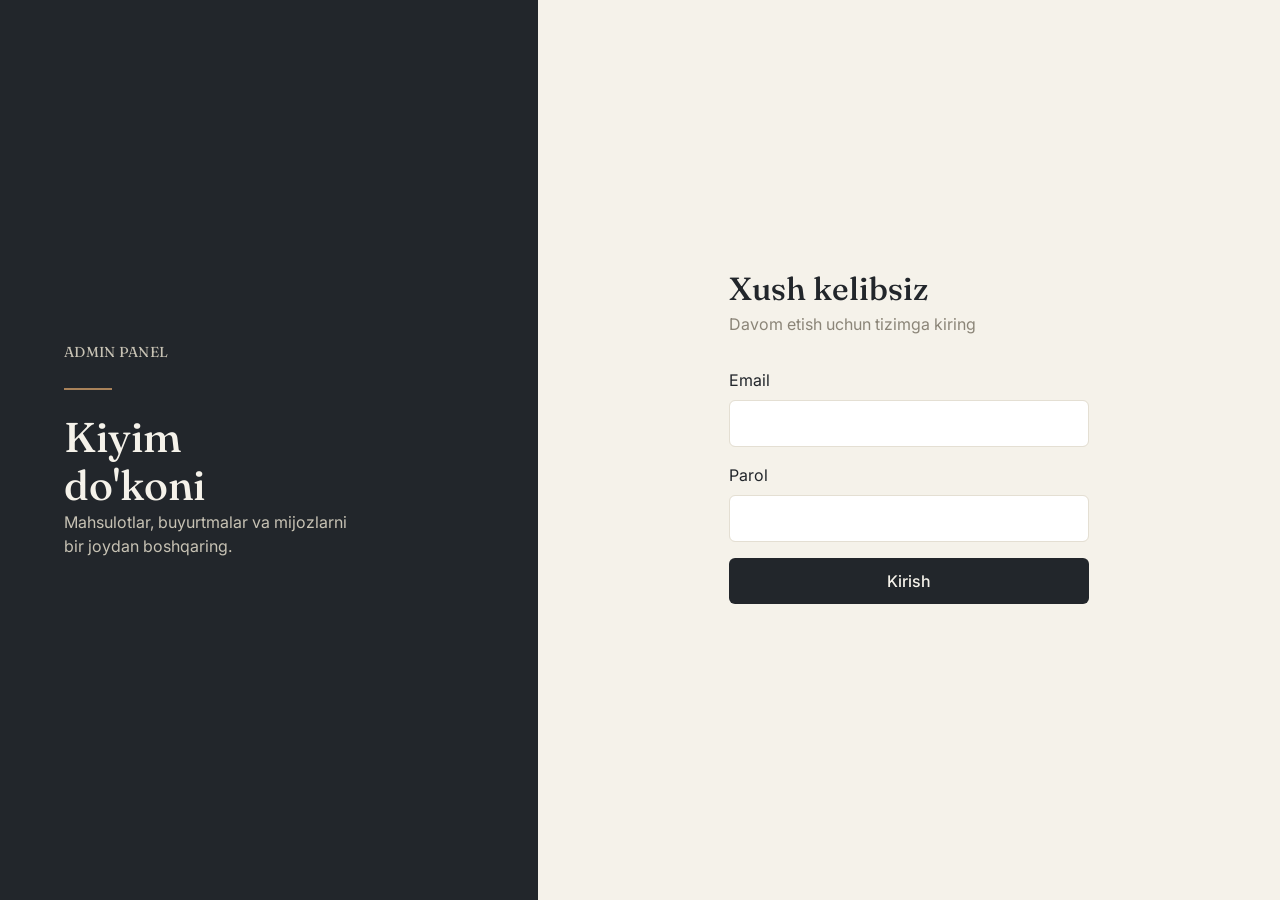
<file: frontend/index.html>
<!DOCTYPE html>
<html lang="uz">
<head>
  <meta charset="UTF-8">
  <meta name="viewport" content="width=device-width, initial-scale=1">
  <title>Kirish | Kiyim do'koni</title>
  <link href="https://cdn.jsdelivr.net/npm/bootstrap@5.3.3/dist/css/bootstrap.min.css" rel="stylesheet">
  <link rel="stylesheet" href="css/style.css">
</head>
<body>
  <div class="login-shell">
    <div class="login-side">
      <span class="brand-serif" style="letter-spacing:0.02em; color:#C7C2B4; font-size:0.9rem;">ADMIN PANEL</span>
      <div class="rule"></div>
      <h1>Kiyim<br>do'koni</h1>
      <p>Mahsulotlar, buyurtmalar va mijozlarni bir joydan boshqaring.</p>
    </div>

    <div class="login-form-side">
      <div class="login-form-wrap">
        <h2>Xush kelibsiz</h2>
        <p class="sub">Davom etish uchun tizimga kiring</p>

        <div id="error" class="alert alert-danger d-none"></div>
        <div id="lockBox" class="alert alert-warning d-none"></div>

        <form id="loginForm">
          <div class="mb-3">
            <label for="email" class="form-label">Email</label>
            <input type="email" class="form-control" id="email" autocomplete="username" required>
          </div>
          <div class="mb-3">
            <label for="password" class="form-label">Parol</label>
            <input type="password" class="form-control" id="password" autocomplete="current-password" required>
          </div>
          <button type="submit" class="btn btn-ink w-100" id="loginBtn">Kirish</button>
          <div id="attempts" class="attempts"></div>
        </form>
      </div>
    </div>
  </div>

  <script src="js/api.js"></script>
  <script>
    // ----- Urinishlarni cheklash: 3 marta xato -> 30 soniya blok -----
    const MAX_ATTEMPTS = 3;
    const LOCK_SECONDS = 30;
    const GUARD_KEY = "loginGuard";

    const form = document.getElementById("loginForm");
    const errorBox = document.getElementById("error");
    const lockBox = document.getElementById("lockBox");
    const attemptsEl = document.getElementById("attempts");
    const btn = document.getElementById("loginBtn");

    let timer = null;

    // Holat localStorage'da saqlanadi, shuning uchun sahifani yangilash blokni olib tashlamaydi
    function readGuard() {
      try {
        const g = JSON.parse(localStorage.getItem(GUARD_KEY));
        return { fails: (g && g.fails) || 0, lockUntil: (g && g.lockUntil) || 0 };
      } catch (e) {
        return { fails: 0, lockUntil: 0 };
      }
    }

    function saveGuard(g) {
      localStorage.setItem(GUARD_KEY, JSON.stringify(g));
    }

    function secondsLeft() {
      return Math.ceil((readGuard().lockUntil - Date.now()) / 1000);
    }

    function renderGuard() {
      const left = secondsLeft();

      if (left > 0) {
        btn.disabled = true;
        btn.textContent = `Bloklangan (${left} s)`;
        lockBox.textContent =
          `Parol ${MAX_ATTEMPTS} marta noto'g'ri kiritildi. ${left} soniyadan keyin qayta urinib ko'ring.`;
        lockBox.classList.remove("d-none");
        attemptsEl.textContent = `Noto'g'ri urinishlar: ${MAX_ATTEMPTS}/${MAX_ATTEMPTS}`;
        if (!timer) timer = setInterval(renderGuard, 1000);
        return;
      }

      // Blok tugadi (yoki umuman bo'lmagan)
      if (timer) { clearInterval(timer); timer = null; }
      if (readGuard().lockUntil) saveGuard({ fails: 0, lockUntil: 0 });

      btn.disabled = false;
      btn.textContent = "Kirish";
      lockBox.classList.add("d-none");
      const fails = readGuard().fails;
      attemptsEl.textContent = fails > 0 ? `Noto'g'ri urinishlar: ${fails}/${MAX_ATTEMPTS}` : "";
    }

    form.addEventListener("submit", async (e) => {
      e.preventDefault();
      if (secondsLeft() > 0) return; // bloklangan paytda yuborilmaydi

      errorBox.classList.add("d-none");
      btn.disabled = true;
      btn.textContent = "Kutilmoqda...";

      try {
        await login(
          document.getElementById("email").value,
          document.getElementById("password").value
        );
        localStorage.removeItem(GUARD_KEY);
        window.location.href = "dashboard.html";
        return;
      } catch (err) {
        const networkError = err instanceof TypeError; // server bilan aloqa yo'q
        errorBox.textContent = networkError
          ? "Serverga ulanib bo'lmadi. Bir ozdan keyin qayta urinib ko'ring (server uyg'onayotgan bo'lishi mumkin)."
          : err.message;
        errorBox.classList.remove("d-none");

        // Faqat haqiqiy noto'g'ri login/parol urinishlari hisoblanadi
        if (!networkError) {
          const g = readGuard();
          g.fails += 1;
          if (g.fails >= MAX_ATTEMPTS) g.lockUntil = Date.now() + LOCK_SECONDS * 1000;
          saveGuard(g);
        }
      }
      renderGuard();
    });

    renderGuard(); // sahifa ochilganda joriy holatni ko'rsatish
  </script>
</body>
</html>
</file>
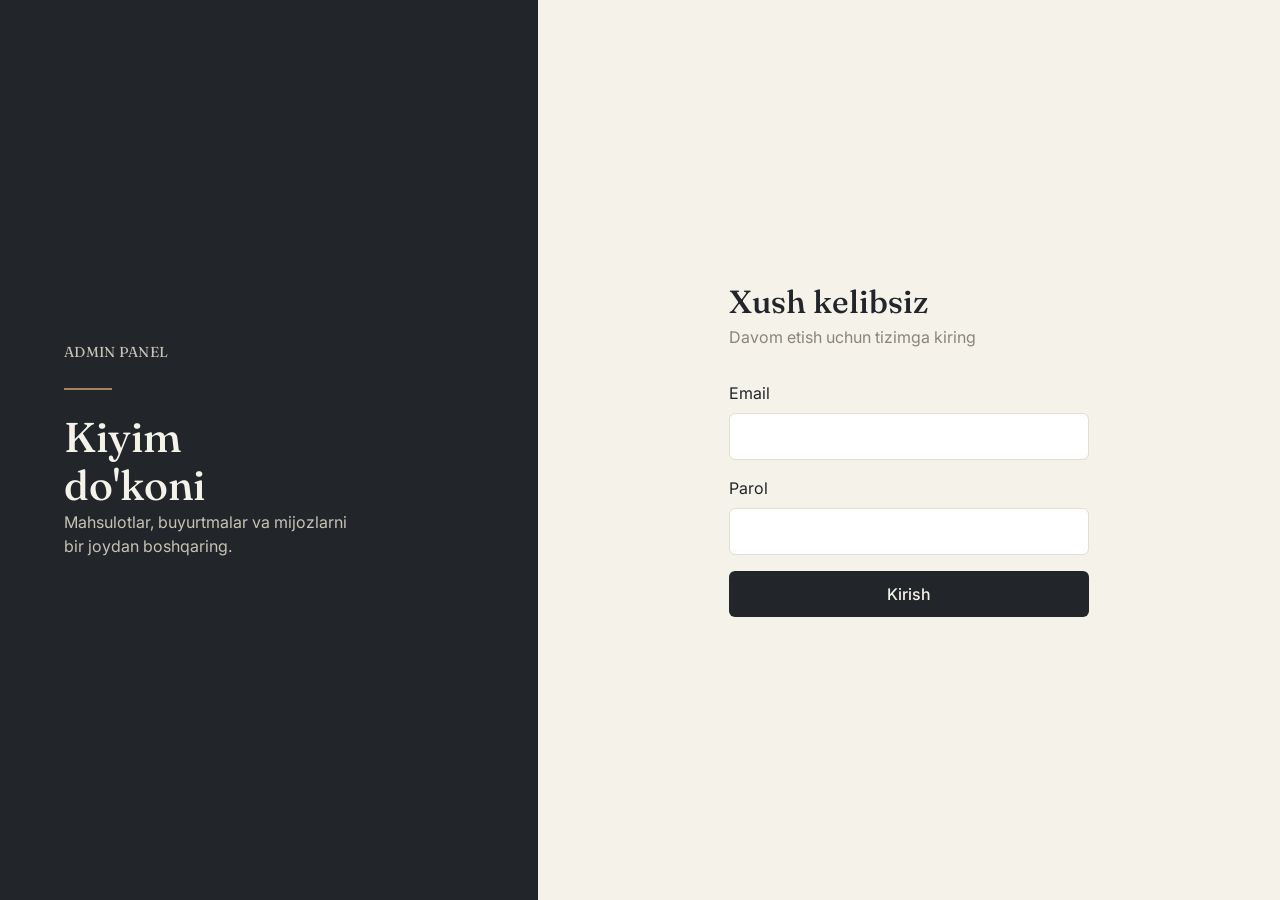
<file: backend/frontend/index.html>
<!DOCTYPE html>
<html lang="uz">
<head>
  <meta charset="UTF-8">
  <meta name="viewport" content="width=device-width, initial-scale=1">
  <title>Kirish | Kiyim do'koni</title>
  <link href="https://cdn.jsdelivr.net/npm/bootstrap@5.3.3/dist/css/bootstrap.min.css" rel="stylesheet">
  <link rel="stylesheet" href="css/style.css">
</head>
<body>
  <div class="login-shell">
    <div class="login-side">
      <span class="brand-serif" style="letter-spacing:0.02em; color:#C7C2B4; font-size:0.9rem;">ADMIN PANEL</span>
      <div class="rule"></div>
      <h1>Kiyim<br>do'koni</h1>
      <p>Mahsulotlar, buyurtmalar va mijozlarni bir joydan boshqaring.</p>
    </div>

    <div class="login-form-side">
      <div class="login-form-wrap">
        <h2>Xush kelibsiz</h2>
        <p class="sub">Davom etish uchun tizimga kiring</p>

        <div id="error" class="alert alert-danger d-none"></div>

        <form id="loginForm">
          <div class="mb-3">
            <label for="email" class="form-label">Email</label>
            <input type="email" class="form-control" id="email" required>
          </div>
          <div class="mb-3">
            <label for="password" class="form-label">Parol</label>
            <input type="password" class="form-control" id="password" required>
          </div>
          <button type="submit" class="btn btn-ink w-100" id="loginBtn">Kirish</button>
        </form>
      </div>
    </div>
  </div>

  <script src="js/api.js"></script>
  <script>
    const form = document.getElementById("loginForm");
    const errorBox = document.getElementById("error");
    const btn = document.getElementById("loginBtn");

    form.addEventListener("submit", async (e) => {
      e.preventDefault();
      errorBox.classList.add("d-none");
      btn.disabled = true;
      btn.textContent = "Kutilmoqda...";

      try {
        await login(
          document.getElementById("email").value,
          document.getElementById("password").value
        );
        window.location.href = "dashboard.html";
      } catch (err) {
        errorBox.textContent = err.message;
        errorBox.classList.remove("d-none");
      } finally {
        btn.disabled = false;
        btn.textContent = "Kirish";
      }
    });
  </script>
</body>
</html>
</file>
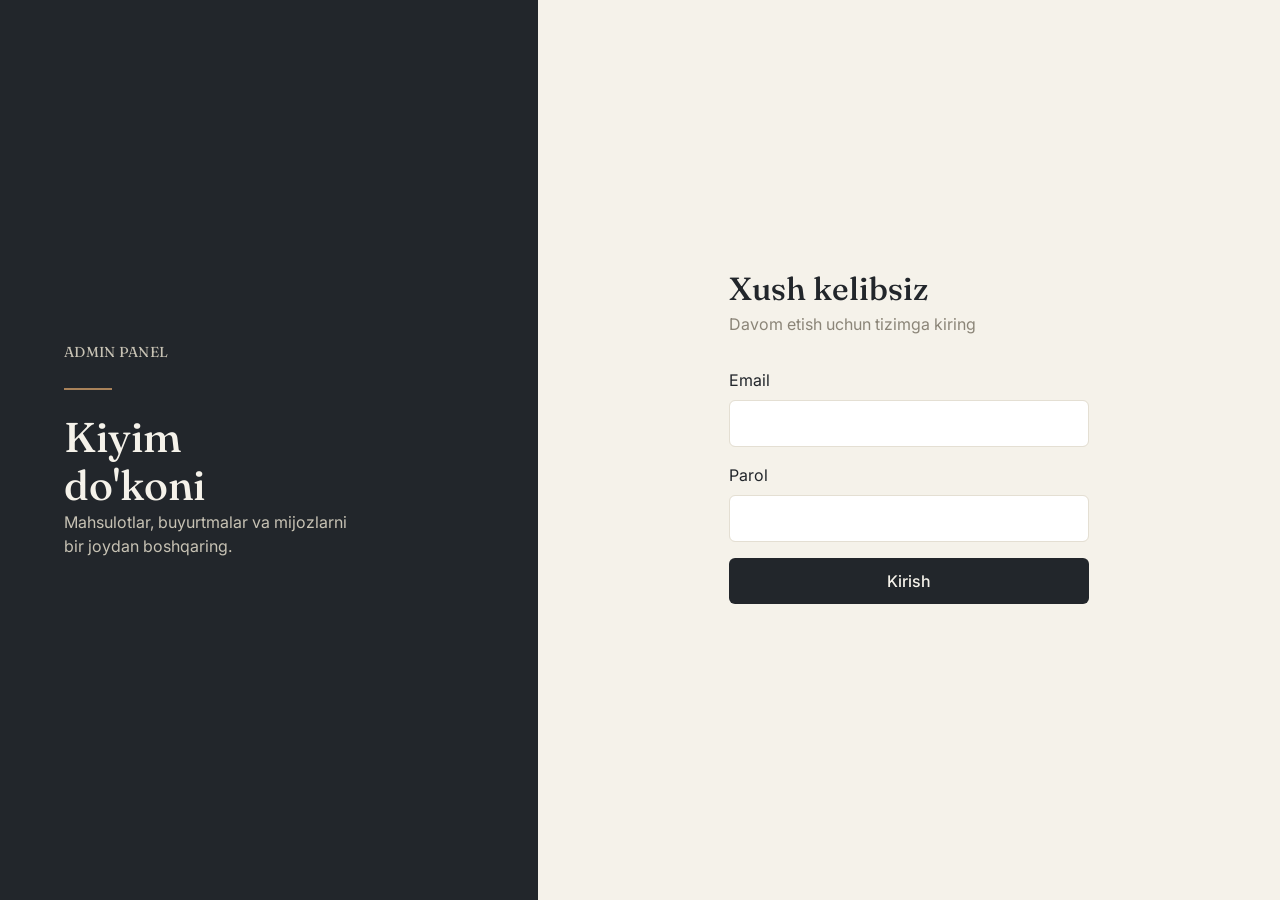
<file: frontend/products.html>
<!DOCTYPE html>
<html lang="uz">
<head>
  <meta charset="UTF-8">
  <meta name="viewport" content="width=device-width, initial-scale=1">
  <title>Mahsulotlar | Kiyim do'koni</title>
  <link href="https://cdn.jsdelivr.net/npm/bootstrap@5.3.3/dist/css/bootstrap.min.css" rel="stylesheet">
  <link rel="stylesheet" href="css/style.css">
</head>
<body>
  <nav class="app-nav">
    <div class="container-fluid px-4 d-flex align-items-center justify-content-between flex-wrap">
      <a class="brand-serif" href="dashboard.html">Kiyim do'koni</a>
      <div class="d-flex align-items-center gap-2 mt-2 mt-md-0">
        <a class="nav-link" href="dashboard.html">Bosh sahifa</a>
        <a class="nav-link active" href="products.html">Mahsulotlar</a>
        <a class="nav-link" href="orders.html">Buyurtmalar</a>
        <a class="nav-link" href="customers.html">Mijozlar</a>
        <a class="nav-link" href="employees.html">Xodimlar</a>
        <button class="btn-logout" onclick="logout()">Chiqish</button>
      </div>
    </div>
  </nav>

  <div class="container my-4">
    <div class="page-header d-flex justify-content-between align-items-center mb-3">
      <h4>Mahsulotlar</h4>
      <button class="btn-gold" onclick="openProductModal()">+ Mahsulot qo'shish</button>
    </div>

    <div class="row g-2 mb-3">
      <div class="col-12 col-md-5">
        <input type="text" id="searchInput" class="form-control" placeholder="Mahsulot nomi bo'yicha qidirish...">
      </div>
      <div class="col-6 col-md-3">
        <select id="categoryFilter" class="form-select">
          <option value="">Barcha kategoriyalar</option>
        </select>
      </div>
      <div class="col-6 col-md-2">
        <button class="btn btn-outline-dark w-100" onclick="loadProducts()">Qidirish</button>
      </div>
    </div>

    <div id="errorBox" class="alert alert-danger d-none"></div>

    <div class="data-panel">
      <div class="table-responsive">
        <table class="table data-table">
          <thead>
            <tr>
              <th>Nomi</th>
              <th>Kategoriya</th>
              <th>Brend</th>
              <th>Narxi</th>
              <th>Holati</th>
              <th></th>
            </tr>
          </thead>
          <tbody id="productsBody">
            <tr><td colspan="6" class="text-center text-muted py-4">Yuklanmoqda...</td></tr>
          </tbody>
        </table>
      </div>
    </div>
    <div class="modal fade" id="productModal" tabindex="-1">
  <div class="modal-dialog modal-lg modal-dialog-centered">
    <div class="modal-content product-modal">
      <div class="modal-header">
        <h5 class="modal-title brand-serif" id="productModalTitle">Yangi mahsulot</h5>
        <button type="button" class="btn-close" data-bs-dismiss="modal"></button>
      </div>
      <div class="modal-body">
        <div id="modalError" class="alert alert-danger d-none"></div>
        <form id="productForm">
          <input type="hidden" id="productId">
          <div class="row g-3">
            <div class="col-12 text-center">
              <img id="pImagePreview" src="" alt="" class="product-image-preview d-none">
              <div class="mb-2">
                <label class="btn-edit" for="pImageInput" style="cursor: pointer; display: inline-block;">
                  📷 Rasm tanlash
                </label>
                <input type="file" id="pImageInput" accept="image/*" class="d-none">
              </div>
              <div id="imageUploadStatus" class="text-muted small"></div>
            </div>
            <div class="col-md-8">
              <label class="form-label">Nomi</label>
              <input type="text" class="form-control" id="pName" required>
            </div>
            <div class="col-md-4">
              <label class="form-label">Narxi (so'm)</label>
              <input type="number" class="form-control" id="pPrice" min="0" step="1000" required>
            </div>
            <div class="col-12">
              <label class="form-label">Tavsif</label>
              <textarea class="form-control" id="pDescription" rows="2"></textarea>
            </div>
            <div class="col-md-6">
              <label class="form-label">Kategoriya</label>
              <select class="form-select" id="pCategory" required></select>
            </div>
            <div class="col-md-6">
              <label class="form-label">Brend</label>
              <select class="form-select" id="pBrand"><option value="">Brendsiz</option></select>
            </div>
            <div class="col-12">
              <div class="form-check form-switch">
                <input class="form-check-input" type="checkbox" id="pActive" checked>
                <label class="form-check-label" for="pActive">Sotuvda (faol)</label>
              </div>
            </div>
          </div>

          <hr class="my-4">

          <div class="d-flex justify-content-between align-items-center mb-2">
            <h6 class="brand-serif mb-0">Variantlar</h6>
            <button type="button" class="btn-edit" id="addVariantRow">+ Variant</button>
          </div>
          <div class="table-responsive">
            <table class="table variant-table align-middle">
              <thead>
                <tr>
                  <th>O'lcham</th>
                  <th>Rang</th>
                  <th>Ombor</th>
                  <th>SKU</th>
                  <th></th>
                </tr>
              </thead>
              <tbody id="variantRows"></tbody>
            </table>
          </div>
        </form>
      </div>
      <div class="modal-footer">
        <button type="button" class="btn btn-outline-secondary" data-bs-dismiss="modal">Bekor qilish</button>
        <button type="button" class="btn-gold" id="saveProductBtn">Saqlash</button>
      </div>
    </div>
  </div>
</div>
  </div>
  <script src="https://cdn.jsdelivr.net/npm/bootstrap@5.3.3/dist/js/bootstrap.bundle.min.js"></script>
  <script src="js/api.js"></script>
  <script src="js/products.js"></script>
</body>
</html>
</file>
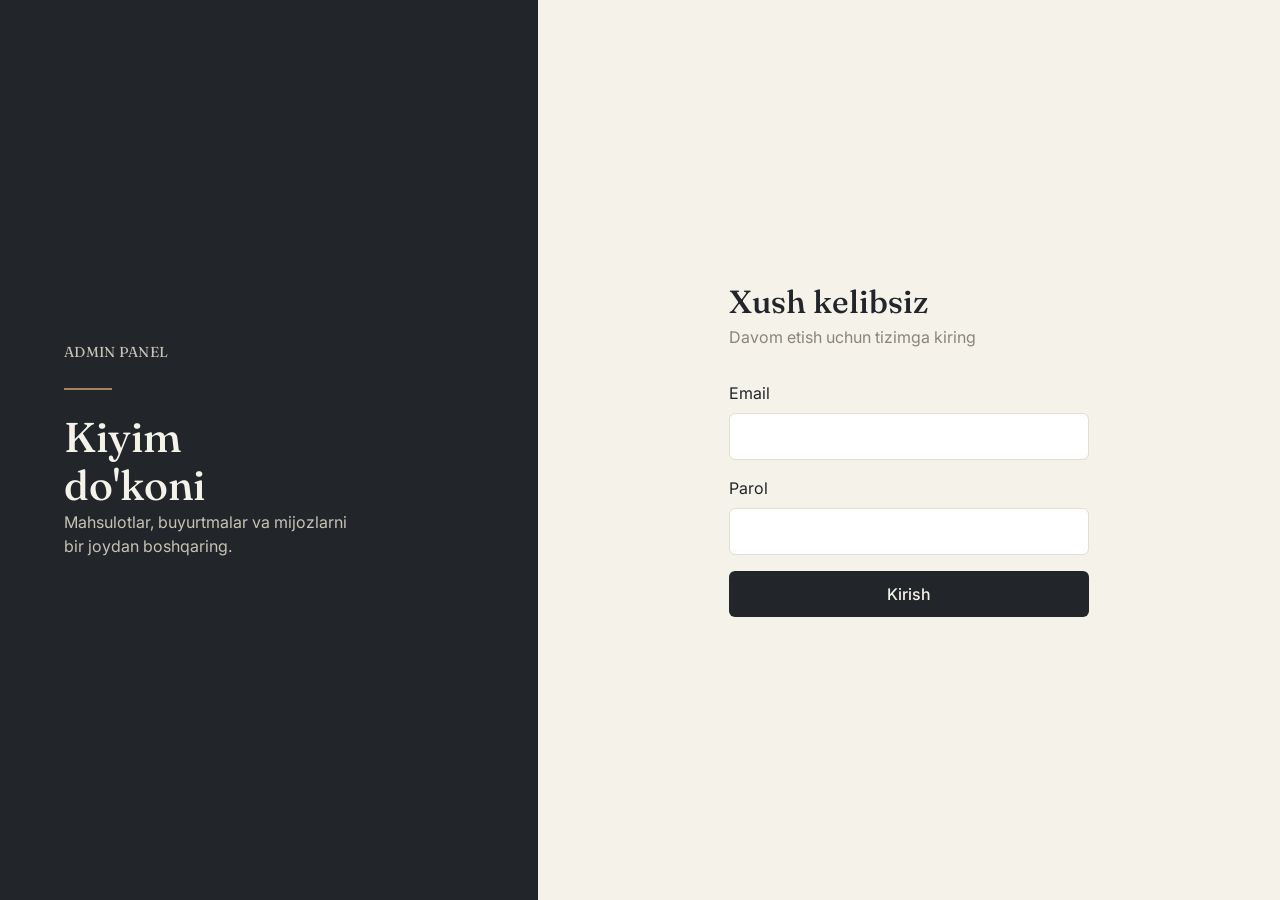
<file: backend/frontend/products.html>
<!DOCTYPE html>
<html lang="uz">
<head>
  <meta charset="UTF-8">
  <meta name="viewport" content="width=device-width, initial-scale=1">
  <title>Mahsulotlar | Kiyim do'koni</title>
  <link href="https://cdn.jsdelivr.net/npm/bootstrap@5.3.3/dist/css/bootstrap.min.css" rel="stylesheet">
  <link rel="stylesheet" href="css/style.css">
</head>
<body>
  <nav class="app-nav">
    <div class="container-fluid px-4 d-flex align-items-center justify-content-between flex-wrap">
      <a class="brand-serif" href="dashboard.html">Kiyim do'koni</a>
      <div class="d-flex align-items-center gap-2 mt-2 mt-md-0">
        <a class="nav-link" href="dashboard.html">Bosh sahifa</a>
        <a class="nav-link active" href="products.html">Mahsulotlar</a>
        <a class="nav-link" href="orders.html">Buyurtmalar</a>
        <a class="nav-link" href="customers.html">Mijozlar</a>
        <button class="btn-logout" onclick="logout()">Chiqish</button>
      </div>
    </div>
  </nav>

  <div class="container my-4">
    <div class="page-header d-flex justify-content-between align-items-center mb-3">
      <h4>Mahsulotlar</h4>
      <button class="btn-gold" onclick="openProductModal()">+ Mahsulot qo'shish</button>
    </div>

    <div class="row g-2 mb-3">
      <div class="col-12 col-md-5">
        <input type="text" id="searchInput" class="form-control" placeholder="Mahsulot nomi bo'yicha qidirish...">
      </div>
      <div class="col-6 col-md-3">
        <select id="categoryFilter" class="form-select">
          <option value="">Barcha kategoriyalar</option>
        </select>
      </div>
      <div class="col-6 col-md-2">
        <button class="btn btn-outline-dark w-100" onclick="loadProducts()">Qidirish</button>
      </div>
    </div>

    <div id="errorBox" class="alert alert-danger d-none"></div>

    <div class="data-panel">
      <div class="table-responsive">
        <table class="table data-table">
          <thead>
            <tr>
              <th>Nomi</th>
              <th>Kategoriya</th>
              <th>Brend</th>
              <th>Narxi</th>
              <th>Holati</th>
              <th></th>
            </tr>
          </thead>
          <tbody id="productsBody">
            <tr><td colspan="6" class="text-center text-muted py-4">Yuklanmoqda...</td></tr>
          </tbody>
        </table>
      </div>
    </div>
    <div class="modal fade" id="productModal" tabindex="-1">
  <div class="modal-dialog modal-lg modal-dialog-centered">
    <div class="modal-content product-modal">
      <div class="modal-header">
        <h5 class="modal-title brand-serif" id="productModalTitle">Yangi mahsulot</h5>
        <button type="button" class="btn-close" data-bs-dismiss="modal"></button>
      </div>
      <div class="modal-body">
        <div id="modalError" class="alert alert-danger d-none"></div>
        <form id="productForm">
          <input type="hidden" id="productId">
          <div class="row g-3">
            <div class="col-md-8">
              <label class="form-label">Nomi</label>
              <input type="text" class="form-control" id="pName" required>
            </div>
            <div class="col-md-4">
              <label class="form-label">Narxi (so'm)</label>
              <input type="number" class="form-control" id="pPrice" min="0" step="1000" required>
            </div>
            <div class="col-12">
              <label class="form-label">Tavsif</label>
              <textarea class="form-control" id="pDescription" rows="2"></textarea>
            </div>
            <div class="col-md-6">
              <label class="form-label">Kategoriya</label>
              <select class="form-select" id="pCategory" required></select>
            </div>
            <div class="col-md-6">
              <label class="form-label">Brend</label>
              <select class="form-select" id="pBrand"><option value="">Brendsiz</option></select>
            </div>
            <div class="col-12">
              <div class="form-check form-switch">
                <input class="form-check-input" type="checkbox" id="pActive" checked>
                <label class="form-check-label" for="pActive">Sotuvda (faol)</label>
              </div>
            </div>
          </div>

          <hr class="my-4">

          <div class="d-flex justify-content-between align-items-center mb-2">
            <h6 class="brand-serif mb-0">Variantlar</h6>
            <button type="button" class="btn-edit" id="addVariantRow">+ Variant</button>
          </div>
          <div class="table-responsive">
            <table class="table variant-table align-middle">
              <thead>
                <tr>
                  <th>O'lcham</th>
                  <th>Rang</th>
                  <th>Ombor</th>
                  <th>SKU</th>
                  <th></th>
                </tr>
              </thead>
              <tbody id="variantRows"></tbody>
            </table>
          </div>
        </form>
      </div>
      <div class="modal-footer">
        <button type="button" class="btn btn-outline-secondary" data-bs-dismiss="modal">Bekor qilish</button>
        <button type="button" class="btn-gold" id="saveProductBtn">Saqlash</button>
      </div>
    </div>
  </div>
</div>
  </div>
  <script src="https://cdn.jsdelivr.net/npm/bootstrap@5.3.3/dist/js/bootstrap.bundle.min.js"></script>
  <script src="js/api.js"></script>
  <script src="js/products.js"></script>
</body>
</html>
</file>
<file: frontend/css/style.css>
@import url('https://fonts.googleapis.com/css2?family=Fraunces:opsz,wght@9..144,400;9..144,500;9..144,600&family=Inter:wght@400;500;600&display=swap');

:root {
  --ink: #22262B;
  --paper: #F5F2EA;
  --surface: #FFFFFF;
  --line: #E4DFD3;
  --gold: #A9825A;
  --forest: #3F6B4D;
  --rust: #B24C33;
  --amber: #B8863A;
  --steel: #8B8578;
}

body {
  background: var(--paper);
  color: var(--ink);
  font-family: 'Inter', sans-serif;
}

.brand-serif {
  font-family: 'Fraunces', serif;
}

/* ---------- LOGIN ---------- */

.login-shell {
  min-height: 100vh;
  display: flex;
}

.login-side {
  display: none;
  flex-direction: column;
  justify-content: center;
  padding: 4rem;
  background: var(--ink);
  color: var(--paper);
  width: 42%;
}

.login-side .rule {
  width: 48px;
  height: 2px;
  background: var(--gold);
  margin: 1.5rem 0;
}

.login-side h1 {
  font-family: 'Fraunces', serif;
  font-size: 2.6rem;
  font-weight: 500;
  line-height: 1.15;
  margin: 0;
}

.login-side p {
  color: #C7C2B4;
  max-width: 30ch;
  margin: 0;
}

.login-form-side {
  flex: 1;
  display: flex;
  align-items: center;
  justify-content: center;
  padding: 2rem;
}

.login-form-wrap {
  width: 100%;
  max-width: 360px;
}

.login-form-wrap h2 {
  font-family: 'Fraunces', serif;
  font-weight: 500;
  margin-bottom: 0.25rem;
}

.login-form-wrap .sub {
  color: var(--steel);
  margin-bottom: 2rem;
}

.login-form-wrap .form-control {
  border-radius: 6px;
  border: 1px solid var(--line);
  padding: 0.65rem 0.85rem;
}

.login-form-wrap .form-control:focus {
  border-color: var(--gold);
  box-shadow: 0 0 0 3px rgba(169, 130, 90, 0.15);
}

.btn-ink {
  background: var(--ink);
  color: var(--paper);
  border: none;
  border-radius: 6px;
  padding: 0.7rem;
  font-weight: 500;
  transition: background 0.15s ease;
}

.btn-ink:hover {
  background: #34393f;
  color: var(--paper);
}

@media (min-width: 768px) {
  .login-side { display: flex; }
}

/* ---------- NAVBAR ---------- */

.app-nav {
  background: var(--ink);
  padding: 0.9rem 0;
  border-bottom: 2px solid var(--gold);
}

.app-nav .brand-serif {
  color: var(--paper);
  font-size: 1.3rem;
  text-decoration: none;
}

.app-nav .nav-link {
  color: #C7C2B4;
  font-weight: 500;
  padding: 0.4rem 0.9rem;
}

.app-nav .nav-link.active,
.app-nav .nav-link:hover {
  color: var(--paper);
}

.app-nav .btn-logout {
  border: 1px solid #4A4F55;
  color: #C7C2B4;
  background: transparent;
  border-radius: 6px;
  padding: 0.4rem 0.9rem;
}

.app-nav .btn-logout:hover {
  border-color: var(--gold);
  color: var(--paper);
}

/* ---------- PAGE HEADER ---------- */

.page-header h4 {
  font-family: 'Fraunces', serif;
  font-weight: 500;
  margin: 0;
}

.btn-gold {
  background: var(--gold);
  border: none;
  color: var(--ink);
  font-weight: 500;
  border-radius: 6px;
  padding: 0.55rem 1.1rem;
}

.btn-gold:hover {
  background: #977049;
  color: #fff;
}

/* ---------- TABLE ---------- */

.data-panel {
  background: var(--surface);
  border: 1px solid var(--line);
  border-radius: 10px;
  overflow: hidden;
}

.data-table {
  margin-bottom: 0;
}

.data-table thead th {
  background: var(--paper);
  color: var(--steel);
  font-weight: 500;
  font-size: 0.82rem;
  border-bottom: 1px solid var(--line);
  padding: 0.85rem 1rem;
}

.data-table tbody td {
  padding: 0.85rem 1rem;
  border-bottom: 1px solid var(--line);
  vertical-align: middle;
}

.data-table tbody tr:last-child td {
  border-bottom: none;
}

.data-table tbody tr:hover {
  background: #FBFAF6;
}

/* ---------- STATUS BADGE ---------- */

.status {
  display: inline-flex;
  align-items: center;
  gap: 6px;
  padding: 0.3rem 0.7rem;
  border-radius: 20px;
  font-size: 0.8rem;
  border: 1px solid var(--line);
  background: var(--paper);
}

.status .dot {
  width: 7px;
  height: 7px;
  border-radius: 50%;
  flex: none;
}

.status-active .dot { background: var(--forest); }
.status-out .dot { background: var(--rust); }
.status-low .dot { background: var(--amber); }
.status-inactive .dot { background: var(--steel); }

/* ---------- MISC ---------- */

.btn-edit {
  border: 1px solid var(--line);
  color: var(--ink);
  background: var(--surface);
  border-radius: 6px;
  font-size: 0.85rem;
  padding: 0.35rem 0.8rem;
}

.btn-edit:hover {
  border-color: var(--gold);
  color: var(--gold);
}

/* ---------- MODAL ---------- */

.product-modal {
  border-radius: 10px;
  border: 1px solid var(--line);
}

.product-modal .modal-header,
.product-modal .modal-footer {
  border-color: var(--line);
}

.product-modal .form-control,
.product-modal .form-select {
  border-radius: 6px;
  border: 1px solid var(--line);
}

.product-modal .form-control:focus,
.product-modal .form-select:focus {
  border-color: var(--gold);
  box-shadow: 0 0 0 3px rgba(169, 130, 90, 0.15);
}

.variant-table th {
  font-size: 0.78rem;
  color: var(--steel);
  font-weight: 500;
}

.variant-table td {
  padding: 0.4rem;
}

.btn-remove-variant {
  border: none;
  background: transparent;
  color: var(--rust);
  font-size: 1.2rem;
  line-height: 1;
  padding: 0 0.4rem;
}

/* ---------- ORDER STATUS COLORS ---------- */

:root {
  --azure: #4A6FA5;
  --clay: #B8792F;
  --plum: #6B4C7A;
}

.status-new .dot { background: var(--steel); }
.status-confirmed .dot { background: var(--azure); }
.status-preparing .dot { background: var(--clay); }
.status-shipping .dot { background: var(--plum); }
.status-delivered .dot { background: var(--forest); }
.status-cancelled .dot { background: var(--rust); }

/* ---------- DASHBOARD ---------- */

.stat-card {
  background: var(--surface);
  border: 1px solid var(--line);
  border-radius: 10px;
  padding: 1.2rem 1.3rem;
  height: 100%;
}

.stat-card-warn {
  border-color: var(--amber);
}

.stat-label {
  color: var(--steel);
  font-size: 0.82rem;
  margin-bottom: 0.4rem;
}

.stat-value {
  font-family: 'Fraunces', serif;
  font-size: 1.9rem;
  font-weight: 500;
}

.top-product-row {
  display: flex;
  align-items: center;
  justify-content: space-between;
  padding: 0.6rem 0;
  border-bottom: 1px solid var(--line);
}

.top-product-row:last-child {
  border-bottom: none;
}

.top-product-bar {
  background: var(--paper);
  border-radius: 4px;
  height: 6px;
  margin-top: 6px;
  overflow: hidden;
}

.top-product-bar span {
  display: block;
  height: 100%;
  background: var(--gold);
}

.btn-delete {
  margin-left: 6px;
  color: var(--rust);
  border-color: var(--rust);
}

.btn-delete:hover {
  background: var(--rust);
  color: #fff;
}

/* ---------- RESPONSIVE TUZATISHLAR ---------- */

@media (max-width: 767px) {
  .app-nav .container-fluid {
    flex-direction: column;
    align-items: flex-start;
    gap: 10px;
  }

  .app-nav .d-flex.align-items-center.gap-2 {
    flex-wrap: wrap;
    width: 100%;
    gap: 8px !important;
  }

  .app-nav .nav-link {
    padding: 6px 10px;
    font-size: 0.9rem;
  }

  .app-nav .btn-logout {
    margin-left: auto;
  }

  .page-header {
    flex-direction: column;
    align-items: flex-start !important;
    gap: 10px;
  }

  .page-header h4 {
    font-size: 1.4rem;
  }

  .data-table thead {
    display: none;
  }

  .data-table tbody tr {
    display: block;
    border-bottom: 2px solid var(--line);
    padding: 10px 0;
  }

  .data-table tbody td {
    display: flex;
    justify-content: space-between;
    align-items: center;
    border-bottom: none;
    padding: 6px 1rem;
    text-align: right;
  }

  .data-table tbody td::before {
    content: attr(data-label);
    font-weight: 500;
    color: var(--steel);
    text-align: left;
  }

  .data-table tbody td:last-child {
    justify-content: flex-end;
  }

  .stat-value {
    font-size: 1.5rem;
  }

  .modal-dialog {
    margin: 10px;
  }

  .variant-table th,
  .variant-table td {
    font-size: 0.8rem;
    padding: 6px 4px;
  }
}

@media (max-width: 575px) {
  .container {
    padding-left: 12px;
    padding-right: 12px;
  }

  .row.g-2 .col-6 {
    flex: 0 0 100%;
    max-width: 100%;
  }
}

/* ---------- PRODUCT IMAGE ---------- */

.product-image-preview {
  width: 140px;
  height: 140px;
  object-fit: cover;
  border-radius: 10px;
  border: 1px solid var(--line);
  margin-bottom: 10px;
}

.product-thumb {
  width: 42px;
  height: 42px;
  object-fit: cover;
  border-radius: 6px;
  border: 1px solid var(--line);
}

.product-thumb-placeholder {
  width: 42px;
  height: 42px;
  border-radius: 6px;
  border: 1px solid var(--line);
  background: var(--paper);
  display: flex;
  align-items: center;
  justify-content: center;
  color: var(--steel);
  font-size: 0.7rem;
}

/* ---------- LOGIN URINISHLARI VA PAROL TALABLARI ---------- */

.attempts {
  margin-top: 10px;
  text-align: center;
  font-size: 0.85rem;
  color: var(--steel);
  min-height: 1.2em;
}

.btn-ink:disabled {
  background: #8B8578;
  cursor: not-allowed;
  opacity: 0.85;
}

.pw-rules {
  list-style: none;
  padding: 0;
  margin: 8px 0 0;
  font-size: 0.82rem;
}

.pw-rules li {
  color: var(--steel);
  padding-left: 20px;
  position: relative;
  margin-bottom: 2px;
}

.pw-rules li::before { content: "○"; position: absolute; left: 0; }
.pw-rules li.ok { color: var(--forest); }
.pw-rules li.ok::before { content: "✓"; }
.pw-rules li.bad { color: var(--rust); }
.pw-rules li.bad::before { content: "✗"; }
</file>
<file: backend/frontend/css/style.css>
@import url('https://fonts.googleapis.com/css2?family=Fraunces:opsz,wght@9..144,400;9..144,500;9..144,600&family=Inter:wght@400;500;600&display=swap');

:root {
  --ink: #22262B;
  --paper: #F5F2EA;
  --surface: #FFFFFF;
  --line: #E4DFD3;
  --gold: #A9825A;
  --forest: #3F6B4D;
  --rust: #B24C33;
  --amber: #B8863A;
  --steel: #8B8578;
}

body {
  background: var(--paper);
  color: var(--ink);
  font-family: 'Inter', sans-serif;
}

.brand-serif {
  font-family: 'Fraunces', serif;
}

/* ---------- LOGIN ---------- */

.login-shell {
  min-height: 100vh;
  display: flex;
}

.login-side {
  display: none;
  flex-direction: column;
  justify-content: center;
  padding: 4rem;
  background: var(--ink);
  color: var(--paper);
  width: 42%;
}

.login-side .rule {
  width: 48px;
  height: 2px;
  background: var(--gold);
  margin: 1.5rem 0;
}

.login-side h1 {
  font-family: 'Fraunces', serif;
  font-size: 2.6rem;
  font-weight: 500;
  line-height: 1.15;
  margin: 0;
}

.login-side p {
  color: #C7C2B4;
  max-width: 30ch;
  margin: 0;
}

.login-form-side {
  flex: 1;
  display: flex;
  align-items: center;
  justify-content: center;
  padding: 2rem;
}

.login-form-wrap {
  width: 100%;
  max-width: 360px;
}

.login-form-wrap h2 {
  font-family: 'Fraunces', serif;
  font-weight: 500;
  margin-bottom: 0.25rem;
}

.login-form-wrap .sub {
  color: var(--steel);
  margin-bottom: 2rem;
}

.login-form-wrap .form-control {
  border-radius: 6px;
  border: 1px solid var(--line);
  padding: 0.65rem 0.85rem;
}

.login-form-wrap .form-control:focus {
  border-color: var(--gold);
  box-shadow: 0 0 0 3px rgba(169, 130, 90, 0.15);
}

.btn-ink {
  background: var(--ink);
  color: var(--paper);
  border: none;
  border-radius: 6px;
  padding: 0.7rem;
  font-weight: 500;
  transition: background 0.15s ease;
}

.btn-ink:hover {
  background: #34393f;
  color: var(--paper);
}

@media (min-width: 768px) {
  .login-side { display: flex; }
}

/* ---------- NAVBAR ---------- */

.app-nav {
  background: var(--ink);
  padding: 0.9rem 0;
  border-bottom: 2px solid var(--gold);
}

.app-nav .brand-serif {
  color: var(--paper);
  font-size: 1.3rem;
  text-decoration: none;
}

.app-nav .nav-link {
  color: #C7C2B4;
  font-weight: 500;
  padding: 0.4rem 0.9rem;
}

.app-nav .nav-link.active,
.app-nav .nav-link:hover {
  color: var(--paper);
}

.app-nav .btn-logout {
  border: 1px solid #4A4F55;
  color: #C7C2B4;
  background: transparent;
  border-radius: 6px;
  padding: 0.4rem 0.9rem;
}

.app-nav .btn-logout:hover {
  border-color: var(--gold);
  color: var(--paper);
}

/* ---------- PAGE HEADER ---------- */

.page-header h4 {
  font-family: 'Fraunces', serif;
  font-weight: 500;
  margin: 0;
}

.btn-gold {
  background: var(--gold);
  border: none;
  color: var(--ink);
  font-weight: 500;
  border-radius: 6px;
  padding: 0.55rem 1.1rem;
}

.btn-gold:hover {
  background: #977049;
  color: #fff;
}

/* ---------- TABLE ---------- */

.data-panel {
  background: var(--surface);
  border: 1px solid var(--line);
  border-radius: 10px;
  overflow: hidden;
}

.data-table {
  margin-bottom: 0;
}

.data-table thead th {
  background: var(--paper);
  color: var(--steel);
  font-weight: 500;
  font-size: 0.82rem;
  border-bottom: 1px solid var(--line);
  padding: 0.85rem 1rem;
}

.data-table tbody td {
  padding: 0.85rem 1rem;
  border-bottom: 1px solid var(--line);
  vertical-align: middle;
}

.data-table tbody tr:last-child td {
  border-bottom: none;
}

.data-table tbody tr:hover {
  background: #FBFAF6;
}

/* ---------- STATUS BADGE ---------- */

.status {
  display: inline-flex;
  align-items: center;
  gap: 6px;
  padding: 0.3rem 0.7rem;
  border-radius: 20px;
  font-size: 0.8rem;
  border: 1px solid var(--line);
  background: var(--paper);
}

.status .dot {
  width: 7px;
  height: 7px;
  border-radius: 50%;
  flex: none;
}

.status-active .dot { background: var(--forest); }
.status-out .dot { background: var(--rust); }
.status-low .dot { background: var(--amber); }
.status-inactive .dot { background: var(--steel); }

/* ---------- MISC ---------- */

.btn-edit {
  border: 1px solid var(--line);
  color: var(--ink);
  background: var(--surface);
  border-radius: 6px;
  font-size: 0.85rem;
  padding: 0.35rem 0.8rem;
}

.btn-edit:hover {
  border-color: var(--gold);
  color: var(--gold);
}

/* ---------- MODAL ---------- */

.product-modal {
  border-radius: 10px;
  border: 1px solid var(--line);
}

.product-modal .modal-header,
.product-modal .modal-footer {
  border-color: var(--line);
}

.product-modal .form-control,
.product-modal .form-select {
  border-radius: 6px;
  border: 1px solid var(--line);
}

.product-modal .form-control:focus,
.product-modal .form-select:focus {
  border-color: var(--gold);
  box-shadow: 0 0 0 3px rgba(169, 130, 90, 0.15);
}

.variant-table th {
  font-size: 0.78rem;
  color: var(--steel);
  font-weight: 500;
}

.variant-table td {
  padding: 0.4rem;
}

.btn-remove-variant {
  border: none;
  background: transparent;
  color: var(--rust);
  font-size: 1.2rem;
  line-height: 1;
  padding: 0 0.4rem;
}

/* ---------- ORDER STATUS COLORS ---------- */

:root {
  --azure: #4A6FA5;
  --clay: #B8792F;
  --plum: #6B4C7A;
}

.status-new .dot { background: var(--steel); }
.status-confirmed .dot { background: var(--azure); }
.status-preparing .dot { background: var(--clay); }
.status-shipping .dot { background: var(--plum); }
.status-delivered .dot { background: var(--forest); }
.status-cancelled .dot { background: var(--rust); }

/* ---------- DASHBOARD ---------- */

.stat-card {
  background: var(--surface);
  border: 1px solid var(--line);
  border-radius: 10px;
  padding: 1.2rem 1.3rem;
  height: 100%;
}

.stat-card-warn {
  border-color: var(--amber);
}

.stat-label {
  color: var(--steel);
  font-size: 0.82rem;
  margin-bottom: 0.4rem;
}

.stat-value {
  font-family: 'Fraunces', serif;
  font-size: 1.9rem;
  font-weight: 500;
}

.top-product-row {
  display: flex;
  align-items: center;
  justify-content: space-between;
  padding: 0.6rem 0;
  border-bottom: 1px solid var(--line);
}

.top-product-row:last-child {
  border-bottom: none;
}

.top-product-bar {
  background: var(--paper);
  border-radius: 4px;
  height: 6px;
  margin-top: 6px;
  overflow: hidden;
}

.top-product-bar span {
  display: block;
  height: 100%;
  background: var(--gold);
}
</file>
